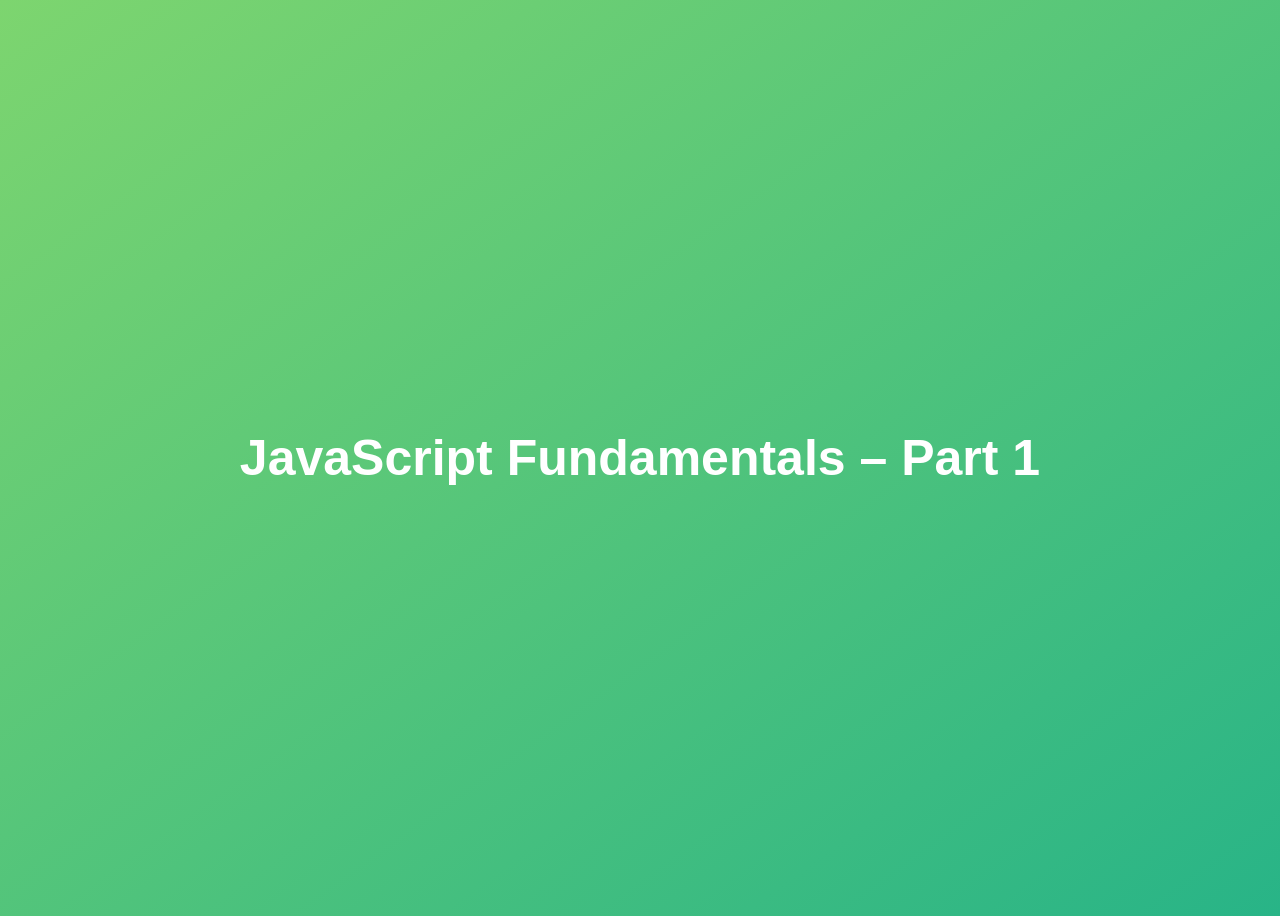
<file: fundamentals/index.html>
<!DOCTYPE html>
<html lang="en">
  <head>
    <meta charset="UTF-8" />
    <meta name="viewport" content="width=device-width, initial-scale=1.0" />
    <meta http-equiv="X-UA-Compatible" content="ie=edge" />
    <title>JavaScript Fundamentals – Part 1</title>
    <style>
      body {
        height: 100vh;
        display: flex;
        align-items: center;
        background: linear-gradient(to top left, #28b487, #7dd56f);
      }
      h1 {
        font-family: sans-serif;
        font-size: 50px;
        line-height: 1.3;
        width: 100%;
        padding: 30px;
        text-align: center;
        color: white;
      }
    </style>

    <script src='scripts_3.js'>
    
    </script>


  </head>
  <body>
    <h1>JavaScript Fundamentals – Part 1</h1>
  </body>
</html>
</file>
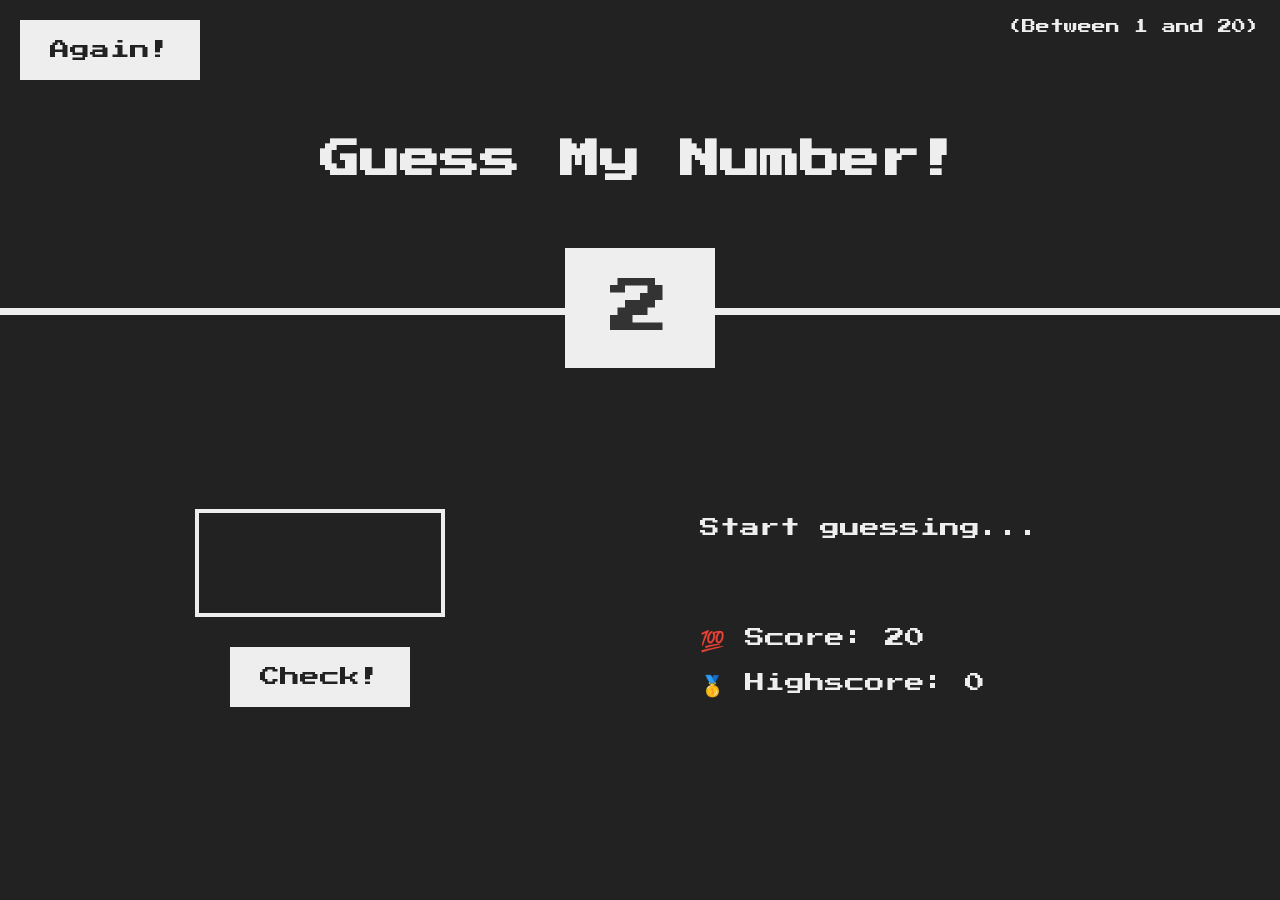
<file: guess my number starter/index.html>
<!DOCTYPE html>
<html lang="en">
  <head>
    <meta charset="UTF-8" />
    <meta name="viewport" content="width=device-width, initial-scale=1.0" />
    <meta http-equiv="X-UA-Compatible" content="ie=edge" />
    <link rel="stylesheet" href="style.css" />
    <title>Guess My Number!</title>
  </head>
  <body>
    <header>
      <h1>Guess My Number!</h1>
      <p class="between">(Between 1 and 20)</p>
      <button class="btn again">Again!</button>
      <div class="number">?</div>
    </header>
    <main>
      <section class="left">
        <input type="number" class="guess" />
        <button class="btn check">Check!</button>
      </section>
      <section class="right">
        <p class="message">Start guessing...</p>
        <p class="label-score">💯 Score: <span class="score">20</span></p>
        <p class="label-highscore">
          🥇 Highscore: <span class="highscore">0</span>
        </p>
      </section>
    </main>
    <script src="script.js"></script>
  </body>
</html>
</file>
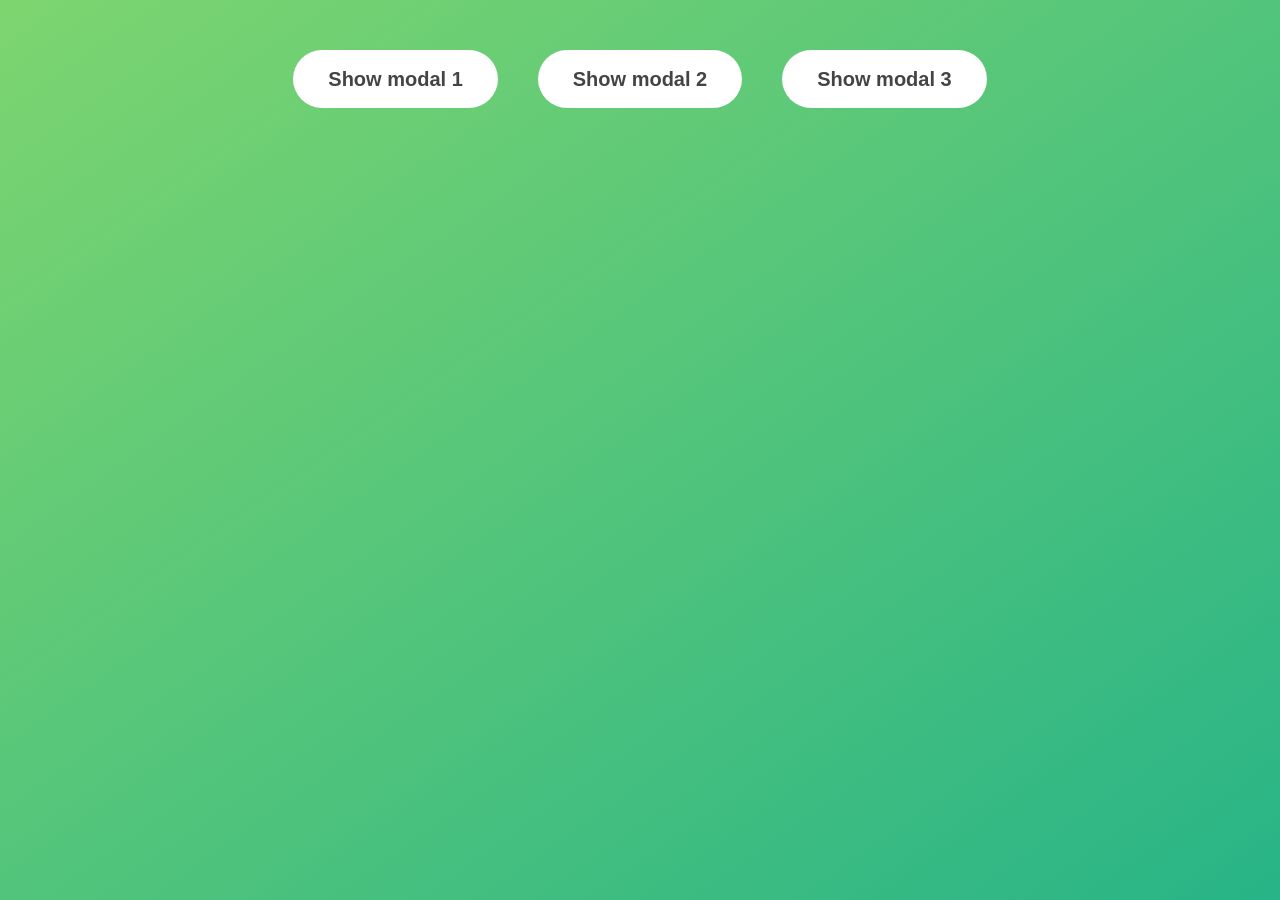
<file: modal/index.html>
<!DOCTYPE html>
<html lang="en">
  <head>
    <meta charset="UTF-8" />
    <meta name="viewport" content="width=device-width, initial-scale=1.0" />
    <meta http-equiv="X-UA-Compatible" content="ie=edge" />
    <link rel="stylesheet" href="style.css" />
    <title>Modal window</title>
  </head>
  <body>
    <button class="show-modal">Show modal 1</button>
    <button class="show-modal">Show modal 2</button>
    <button class="show-modal">Show modal 3</button>

    <div class="modal hidden">
      <button class="close-modal">&times;</button>
      <h1>I'm a modal window 😍</h1>
      <p>
        Lorem ipsum dolor sit amet, consectetur adipisicing elit, sed do eiusmod
        tempor incididunt ut labore et dolore magna aliqua. Ut enim ad minim
        veniam, quis nostrud exercitation ullamco laboris nisi ut aliquip ex ea
        commodo consequat. Duis aute irure dolor in reprehenderit in voluptate
        velit esse cillum dolore eu fugiat nulla pariatur. Excepteur sint
        occaecat cupidatat non proident, sunt in culpa qui officia deserunt
        mollit anim id est laborum.
      </p>
    </div>
    <div class="overlay hidden"></div>

    <script src="script.js"></script>
  </body>
</html>
</file>
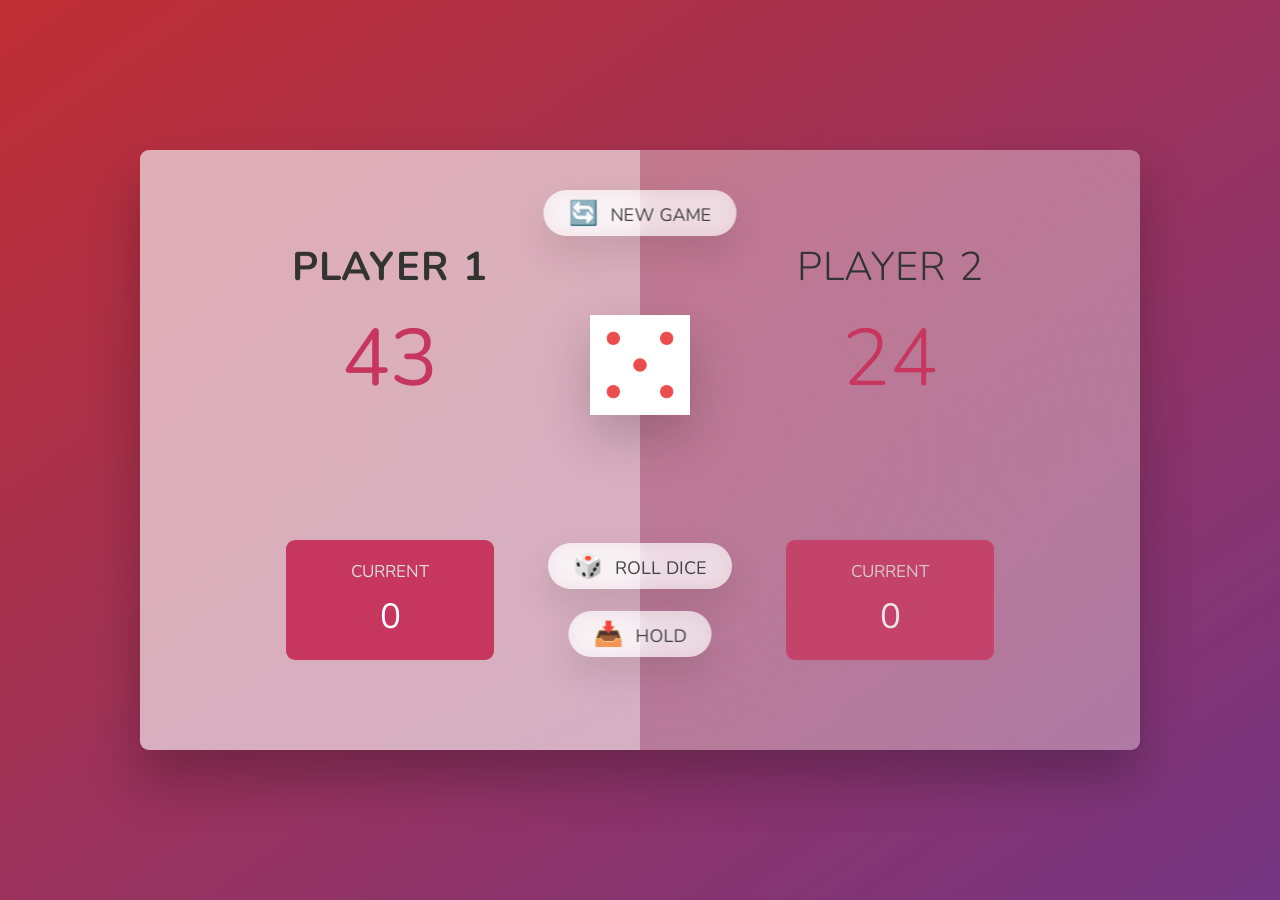
<file: pig_game_starter/index.html>
<!DOCTYPE html>
<html lang="en">
  <head>
    <meta charset="UTF-8" />
    <meta name="viewport" content="width=device-width, initial-scale=1.0" />
    <meta http-equiv="X-UA-Compatible" content="ie=edge" />
    <link rel="stylesheet" href="style.css" />
    <title>Pig Game</title>
  </head>
  <body>
    <main>
      <section class="player player--0 player--active">
        <h2 class="name" id="name--0">Player 1</h2>
        <p class="score" id="score--0">43</p>
        <div class="current">
          <p class="current-label">Current</p>
          <p class="current-score" id="current--0">0</p>
        </div>
      </section>
      <section class="player player--1">
        <h2 class="name" id="name--1">Player 2</h2>
        <p class="score" id="score--1">24</p>
        <div class="current">
          <p class="current-label">Current</p>
          <p class="current-score" id="current--1">0</p>
        </div>
      </section>

      <img src="dice-5.png" alt="Playing dice" class="dice" />
      <button class="btn btn--new">🔄 New game</button>
      <button class="btn btn--roll">🎲 Roll dice</button>
      <button class="btn btn--hold">📥 Hold</button>
    </main>
    <script src="script.js"></script>
  </body>
</html>
</file>
<file: guess my number starter/style.css>
@import url('https://fonts.googleapis.com/css?family=Press+Start+2P&display=swap');

* {
  margin: 0;
  padding: 0;
  box-sizing: inherit;
}

html {
  font-size: 62.5%;
  box-sizing: border-box;
}

body {
  font-family: 'Press Start 2P', sans-serif;
  color: #eee;
  background-color: #222;
  /* background-color: #60b347; */
}

/* LAYOUT */
header {
  position: relative;
  height: 35vh;
  border-bottom: 7px solid #eee;
}

main {
  height: 65vh;
  color: #eee;
  display: flex;
  align-items: center;
  justify-content: space-around;
}

.left {
  width: 52rem;
  display: flex;
  flex-direction: column;
  align-items: center;
}

.right {
  width: 52rem;
  font-size: 2rem;
}

/* ELEMENTS STYLE */
h1 {
  font-size: 4rem;
  text-align: center;
  position: absolute;
  width: 100%;
  top: 52%;
  left: 50%;
  transform: translate(-50%, -50%);
}

.number {
  background: #eee;
  color: #333;
  font-size: 6rem;
  width: 15rem;
  padding: 3rem 0rem;
  text-align: center;
  position: absolute;
  bottom: 0;
  left: 50%;
  transform: translate(-50%, 50%);
}

.between {
  font-size: 1.4rem;
  position: absolute;
  top: 2rem;
  right: 2rem;
}

.again {
  position: absolute;
  top: 2rem;
  left: 2rem;
}

.guess {
  background: none;
  border: 4px solid #eee;
  font-family: inherit;
  color: inherit;
  font-size: 5rem;
  padding: 2.5rem;
  width: 25rem;
  text-align: center;
  display: block;
  margin-bottom: 3rem;
}

.btn {
  border: none;
  background-color: #eee;
  color: #222;
  font-size: 2rem;
  font-family: inherit;
  padding: 2rem 3rem;
  cursor: pointer;
}

.btn:hover {
  background-color: #ccc;
}

.message {
  margin-bottom: 8rem;
  height: 3rem;
}

.label-score {
  margin-bottom: 2rem;
}
</file>
<file: modal/style.css>
* {
  margin: 0;
  padding: 0;
  box-sizing: inherit;
}

html {
  font-size: 62.5%;
  box-sizing: border-box;
}

body {
  font-family: sans-serif;
  color: #333;
  line-height: 1.5;
  height: 100vh;
  position: relative;
  display: flex;
  align-items: flex-start;
  justify-content: center;
  background: linear-gradient(to top left, #28b487, #7dd56f);
}

.show-modal {
  font-size: 2rem;
  font-weight: 600;
  padding: 1.75rem 3.5rem;
  margin: 5rem 2rem;
  border: none;
  background-color: #fff;
  color: #444;
  border-radius: 10rem;
  cursor: pointer;
}

.close-modal {
  position: absolute;
  top: 1.2rem;
  right: 2rem;
  font-size: 5rem;
  color: #333;
  cursor: pointer;
  border: none;
  background: none;
}

h1 {
  font-size: 2.5rem;
  margin-bottom: 2rem;
}

p {
  font-size: 1.8rem;
}

/* -------------------------- */
/* CLASSES TO MAKE MODAL WORK */
.hidden {
  display: none;
}

.modal {
  position: absolute;
  top: 50%;
  left: 50%;
  transform: translate(-50%, -50%);
  width: 70%;

  background-color: white;
  padding: 6rem;
  border-radius: 5px;
  box-shadow: 0 3rem 5rem rgba(0, 0, 0, 0.3);
  z-index: 10;
}

.overlay {
  position: absolute;
  top: 0;
  left: 0;
  width: 100%;
  height: 100%;
  background-color: rgba(0, 0, 0, 0.6);
  backdrop-filter: blur(3px);
  z-index: 5;
}
</file>
<file: pig_game_starter/style.css>
@import url('https://fonts.googleapis.com/css2?family=Nunito&display=swap');

* {
  margin: 0;
  padding: 0;
  box-sizing: inherit;
}

html {
  font-size: 62.5%;
  box-sizing: border-box;
}

body {
  font-family: 'Nunito', sans-serif;
  font-weight: 400;
  height: 100vh;
  color: #333;
  background-image: linear-gradient(to top left, #753682 0%, #bf2e34 100%);
  display: flex;
  align-items: center;
  justify-content: center;
}

/* LAYOUT */
main {
  position: relative;
  width: 100rem;
  height: 60rem;
  background-color: rgba(255, 255, 255, 0.35);
  backdrop-filter: blur(200px);
  filter: blur();
  box-shadow: 0 3rem 5rem rgba(0, 0, 0, 0.25);
  border-radius: 9px;
  overflow: hidden;
  display: flex;
}

.player {
  flex: 50%;
  padding: 9rem;
  display: flex;
  flex-direction: column;
  align-items: center;
  transition: all 0.75s;
}

/* ELEMENTS */
.name {
  position: relative;
  font-size: 4rem;
  text-transform: uppercase;
  letter-spacing: 1px;
  word-spacing: 2px;
  font-weight: 300;
  margin-bottom: 1rem;
}

.score {
  font-size: 8rem;
  font-weight: 300;
  color: #c7365f;
  margin-bottom: auto;
}

.player--active {
  background-color: rgba(255, 255, 255, 0.4);
}
.player--active .name {
  font-weight: 700;
}
.player--active .score {
  font-weight: 400;
}

.player--active .current {
  opacity: 1;
}

.current {
  background-color: #c7365f;
  opacity: 0.8;
  border-radius: 9px;
  color: #fff;
  width: 65%;
  padding: 2rem;
  text-align: center;
  transition: all 0.75s;
}

.current-label {
  text-transform: uppercase;
  margin-bottom: 1rem;
  font-size: 1.7rem;
  color: #ddd;
}

.current-score {
  font-size: 3.5rem;
}

/* ABSOLUTE POSITIONED ELEMENTS */
.btn {
  position: absolute;
  left: 50%;
  transform: translateX(-50%);
  color: #444;
  background: none;
  border: none;
  font-family: inherit;
  font-size: 1.8rem;
  text-transform: uppercase;
  cursor: pointer;
  font-weight: 400;
  transition: all 0.2s;

  background-color: white;
  background-color: rgba(255, 255, 255, 0.6);
  backdrop-filter: blur(10px);

  padding: 0.7rem 2.5rem;
  border-radius: 50rem;
  box-shadow: 0 1.75rem 3.5rem rgba(0, 0, 0, 0.1);
}

.btn::first-letter {
  font-size: 2.4rem;
  display: inline-block;
  margin-right: 0.7rem;
}

.btn--new {
  top: 4rem;
}
.btn--roll {
  top: 39.3rem;
}
.btn--hold {
  top: 46.1rem;
}

.btn:active {
  transform: translate(-50%, 3px);
  box-shadow: 0 1rem 2rem rgba(0, 0, 0, 0.15);
}

.btn:focus {
  outline: none;
}

.dice {
  position: absolute;
  left: 50%;
  top: 16.5rem;
  transform: translateX(-50%);
  height: 10rem;
  box-shadow: 0 2rem 5rem rgba(0, 0, 0, 0.2);
}

.player--winner {
  background-color: #2f2f2f;
}

.player--winner .name {
  font-weight: 700;
  color: #c7365f;
}
</file>
